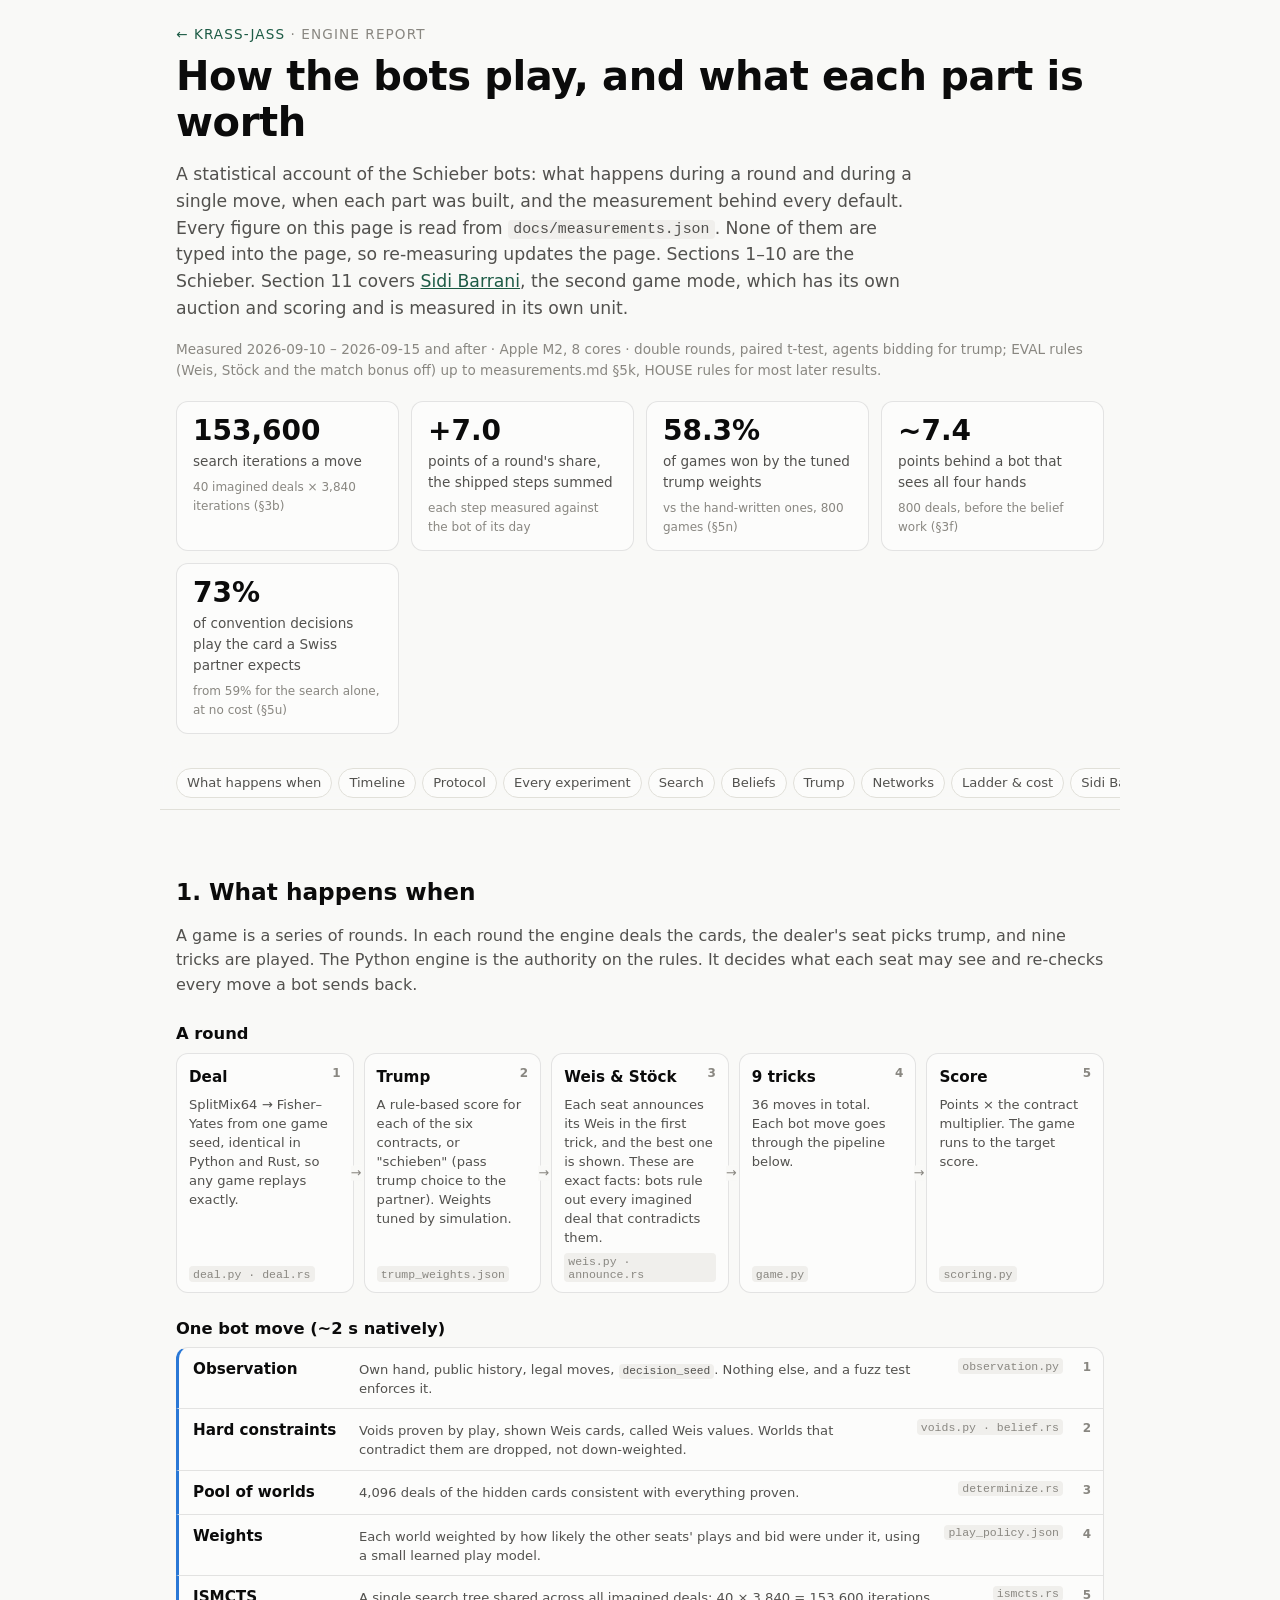
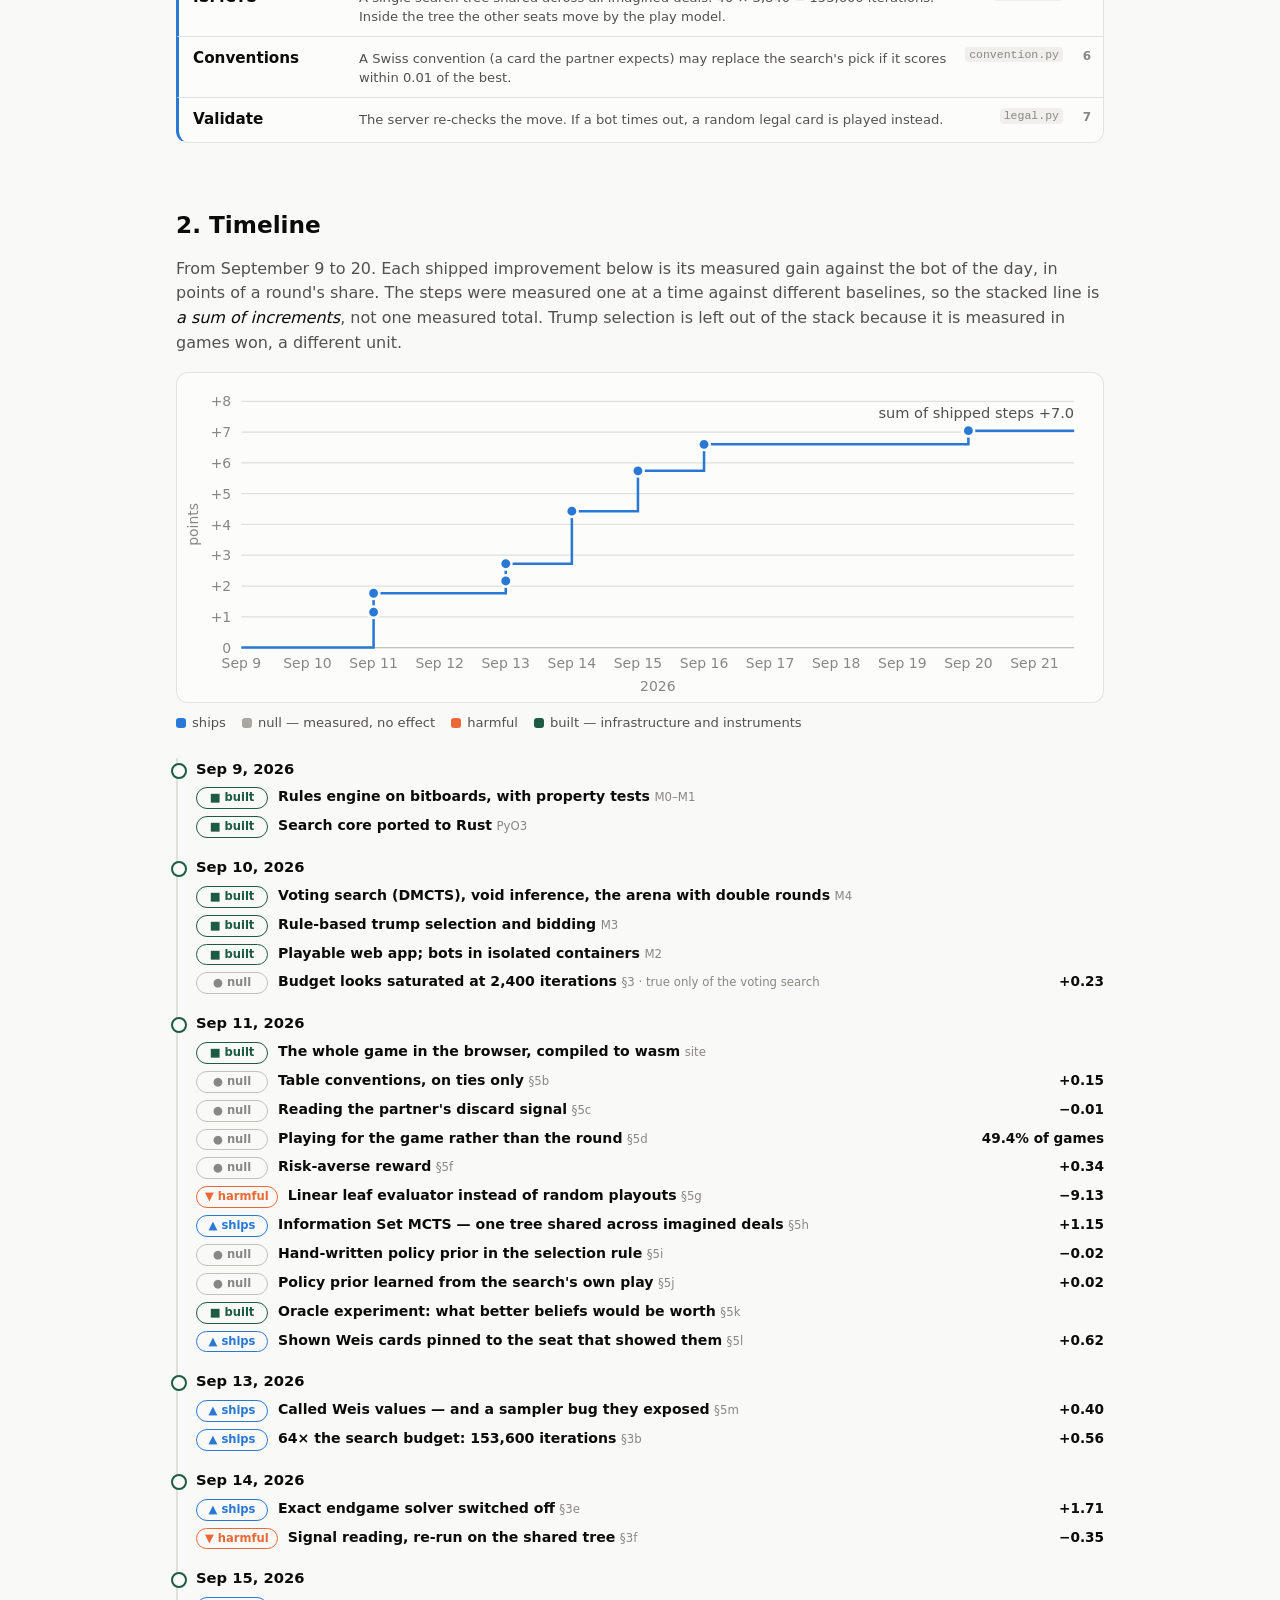
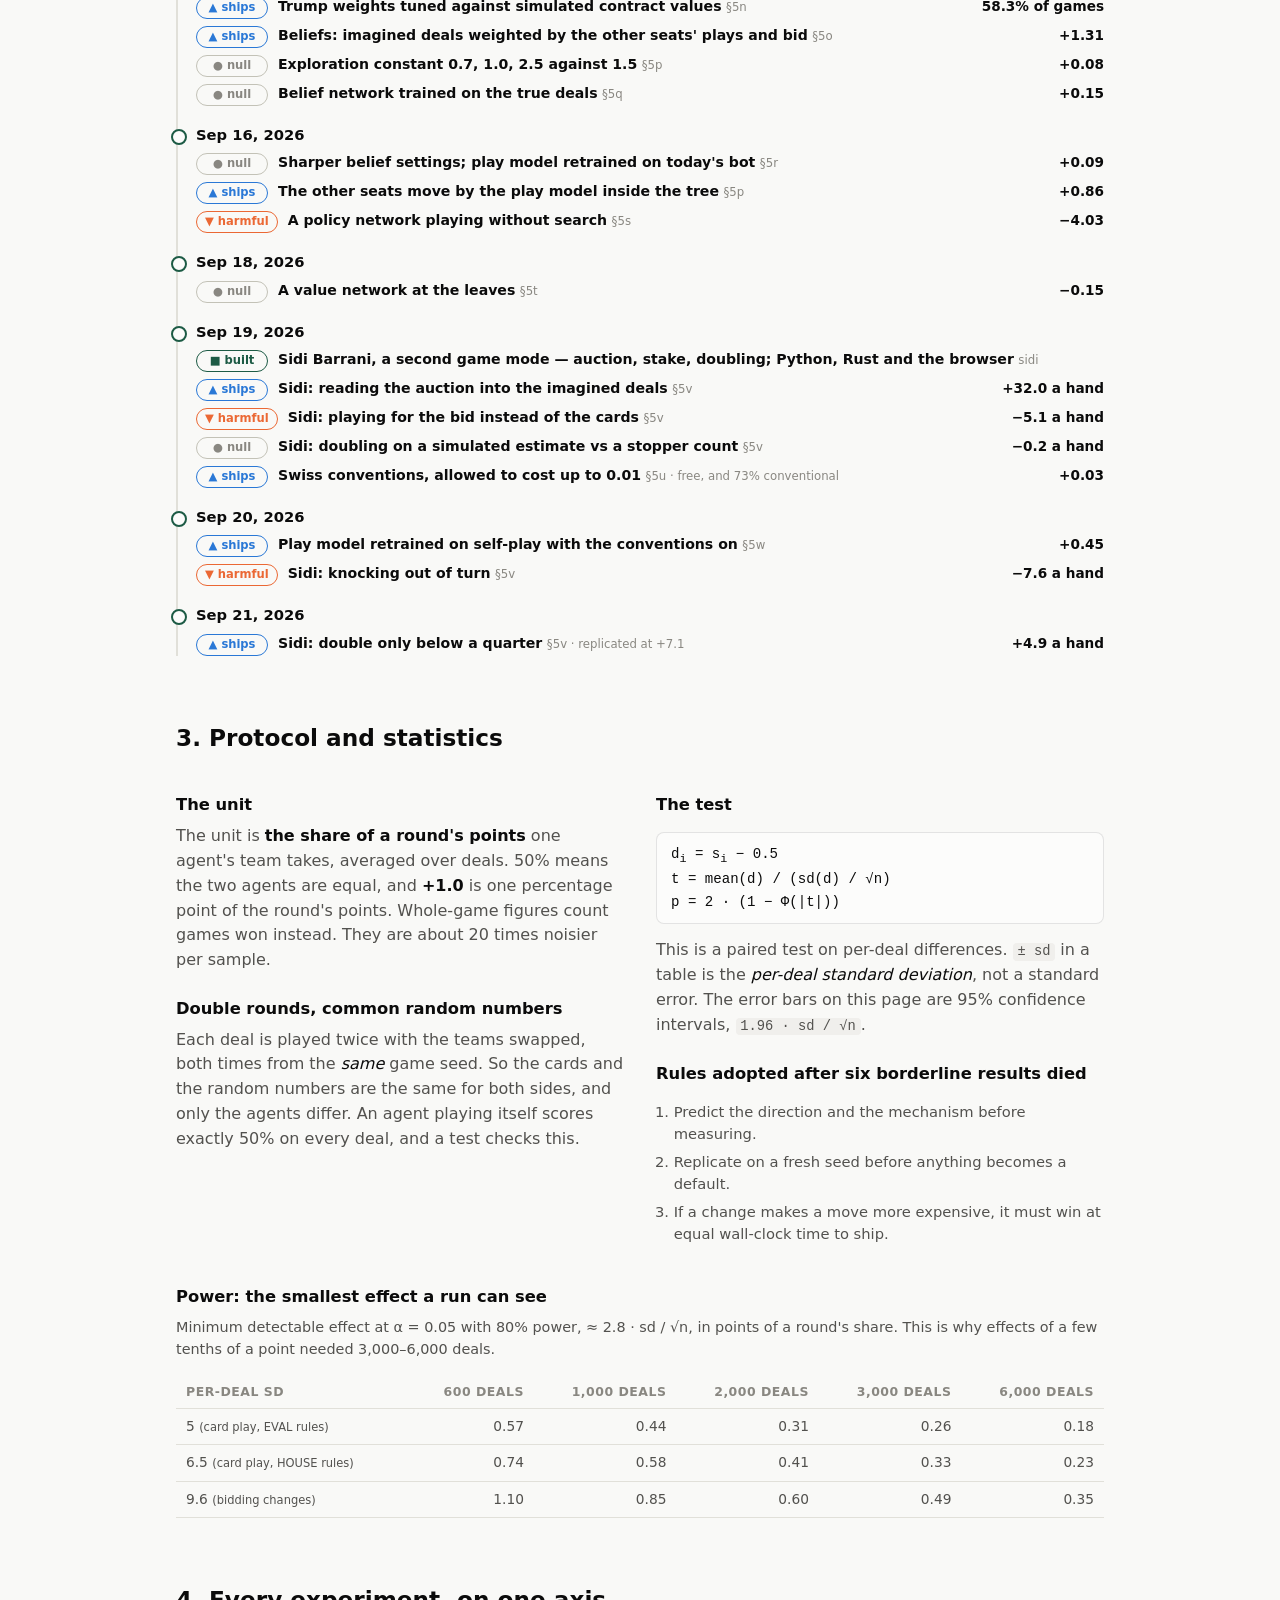
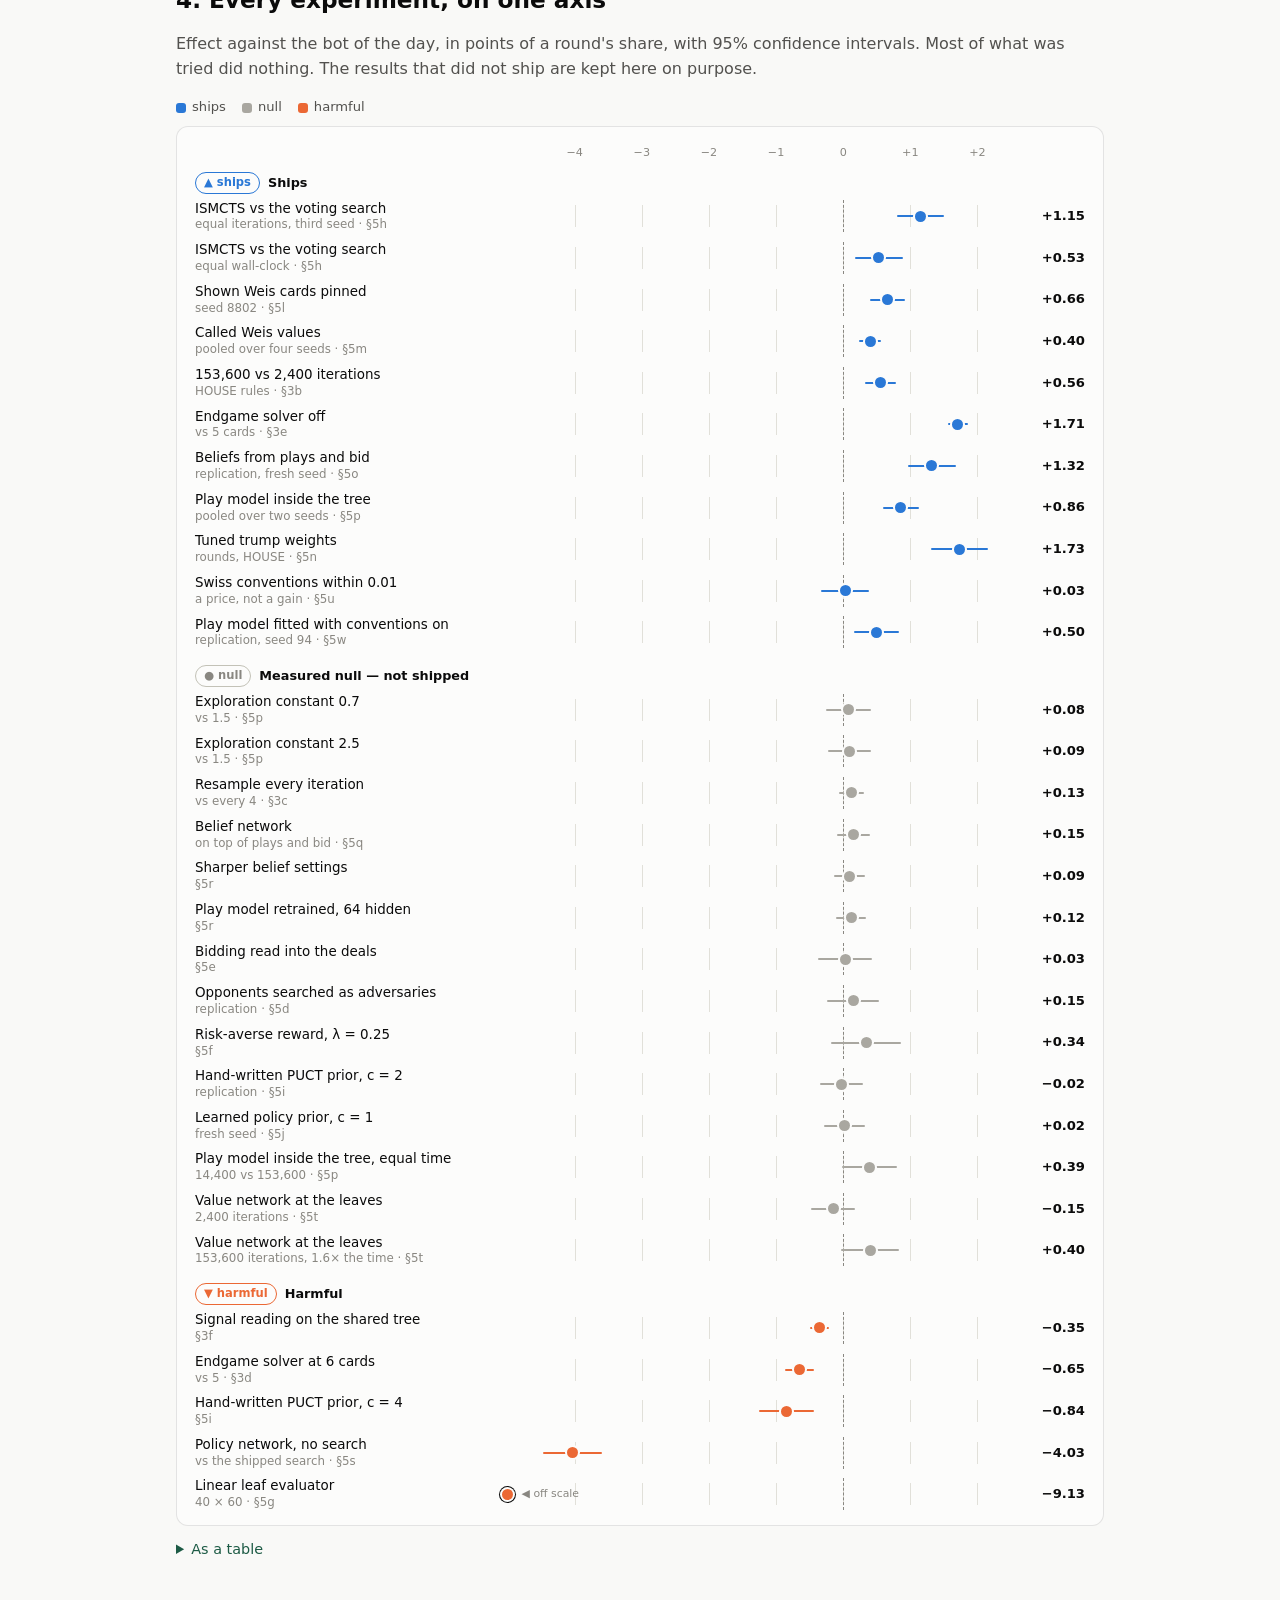
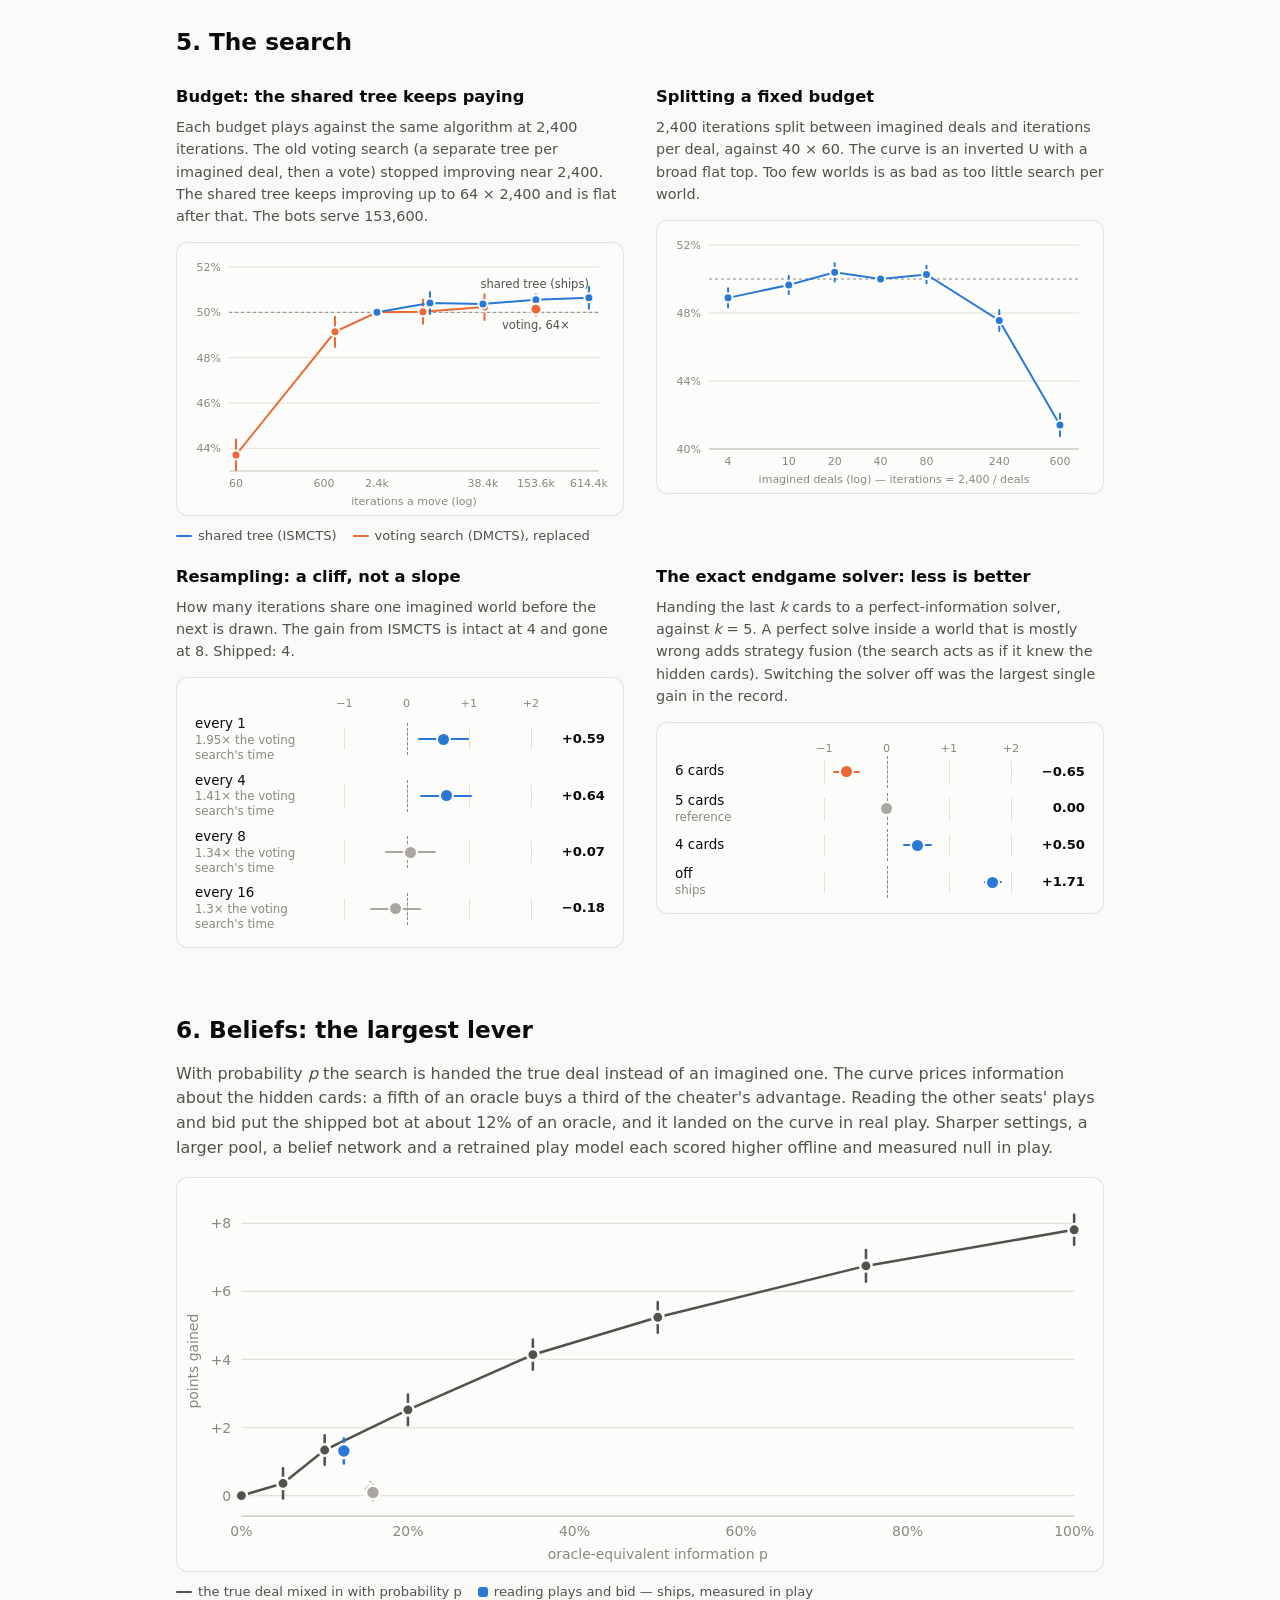
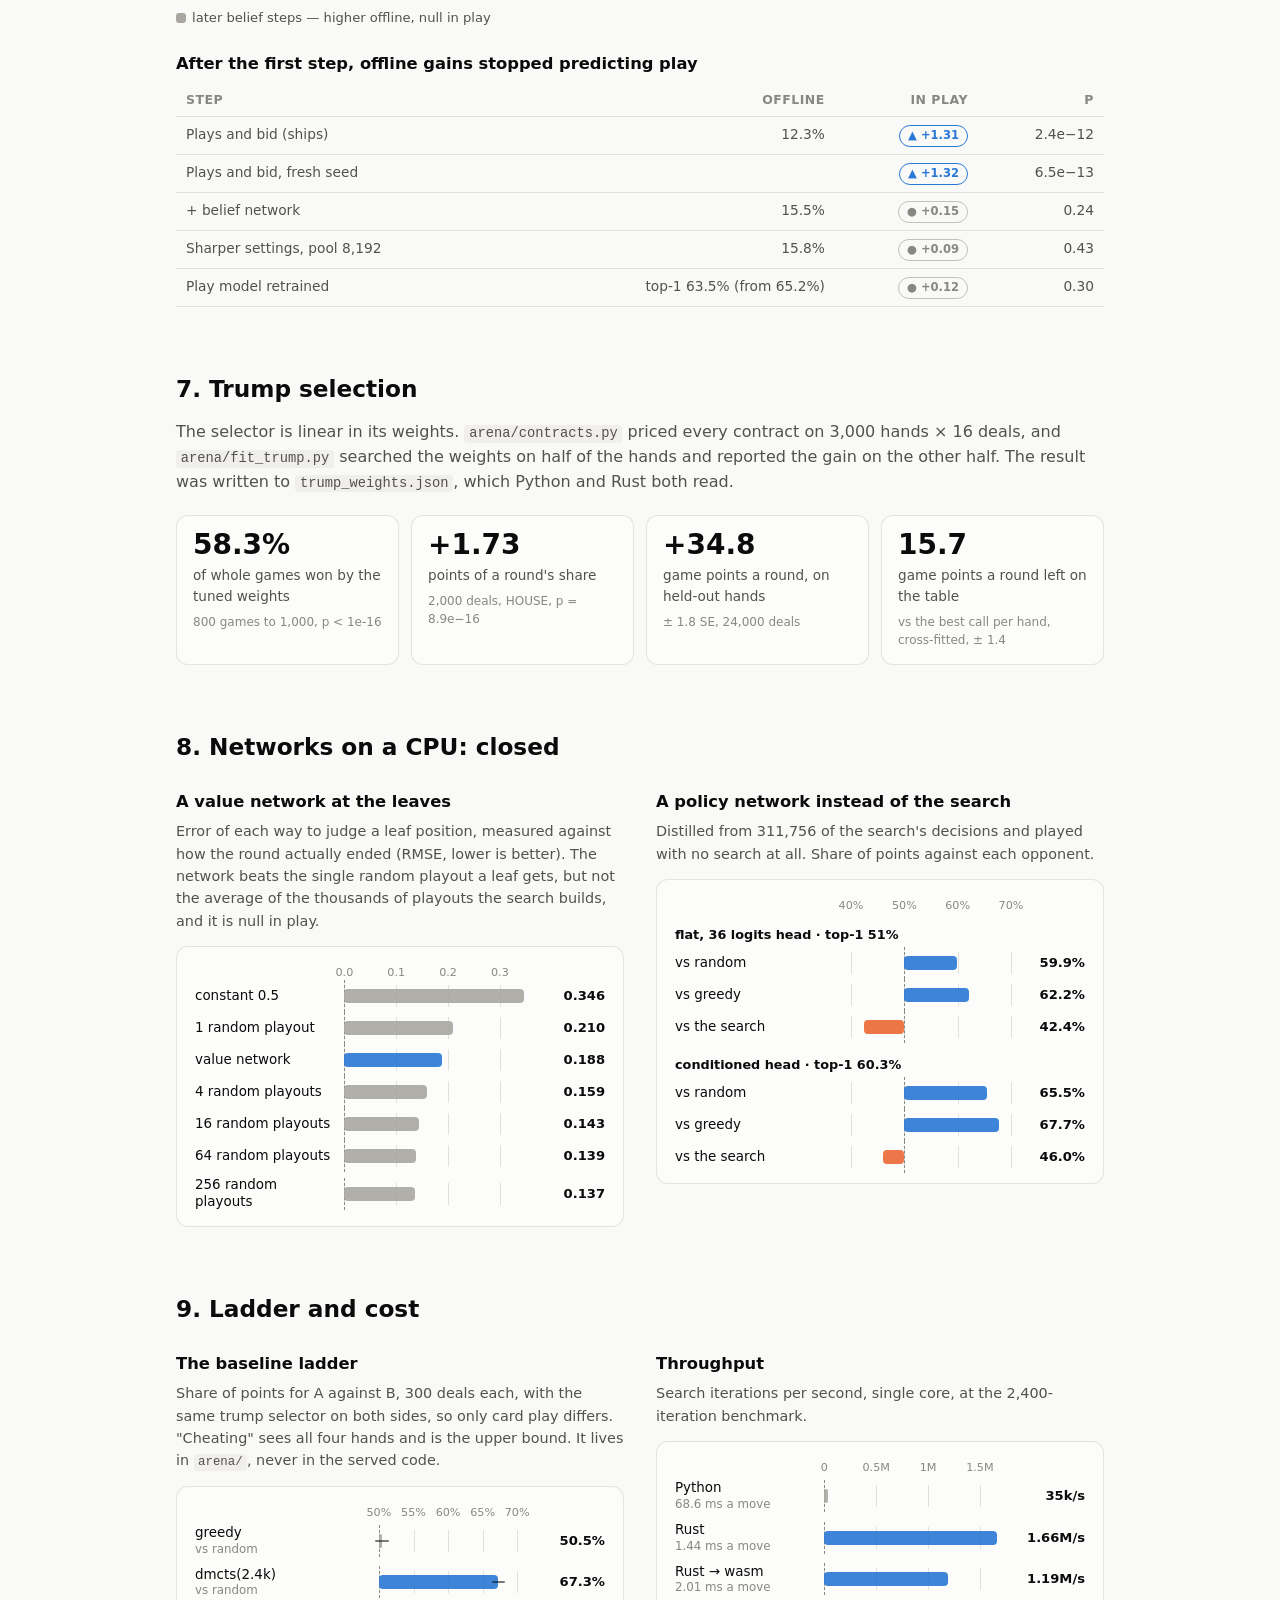
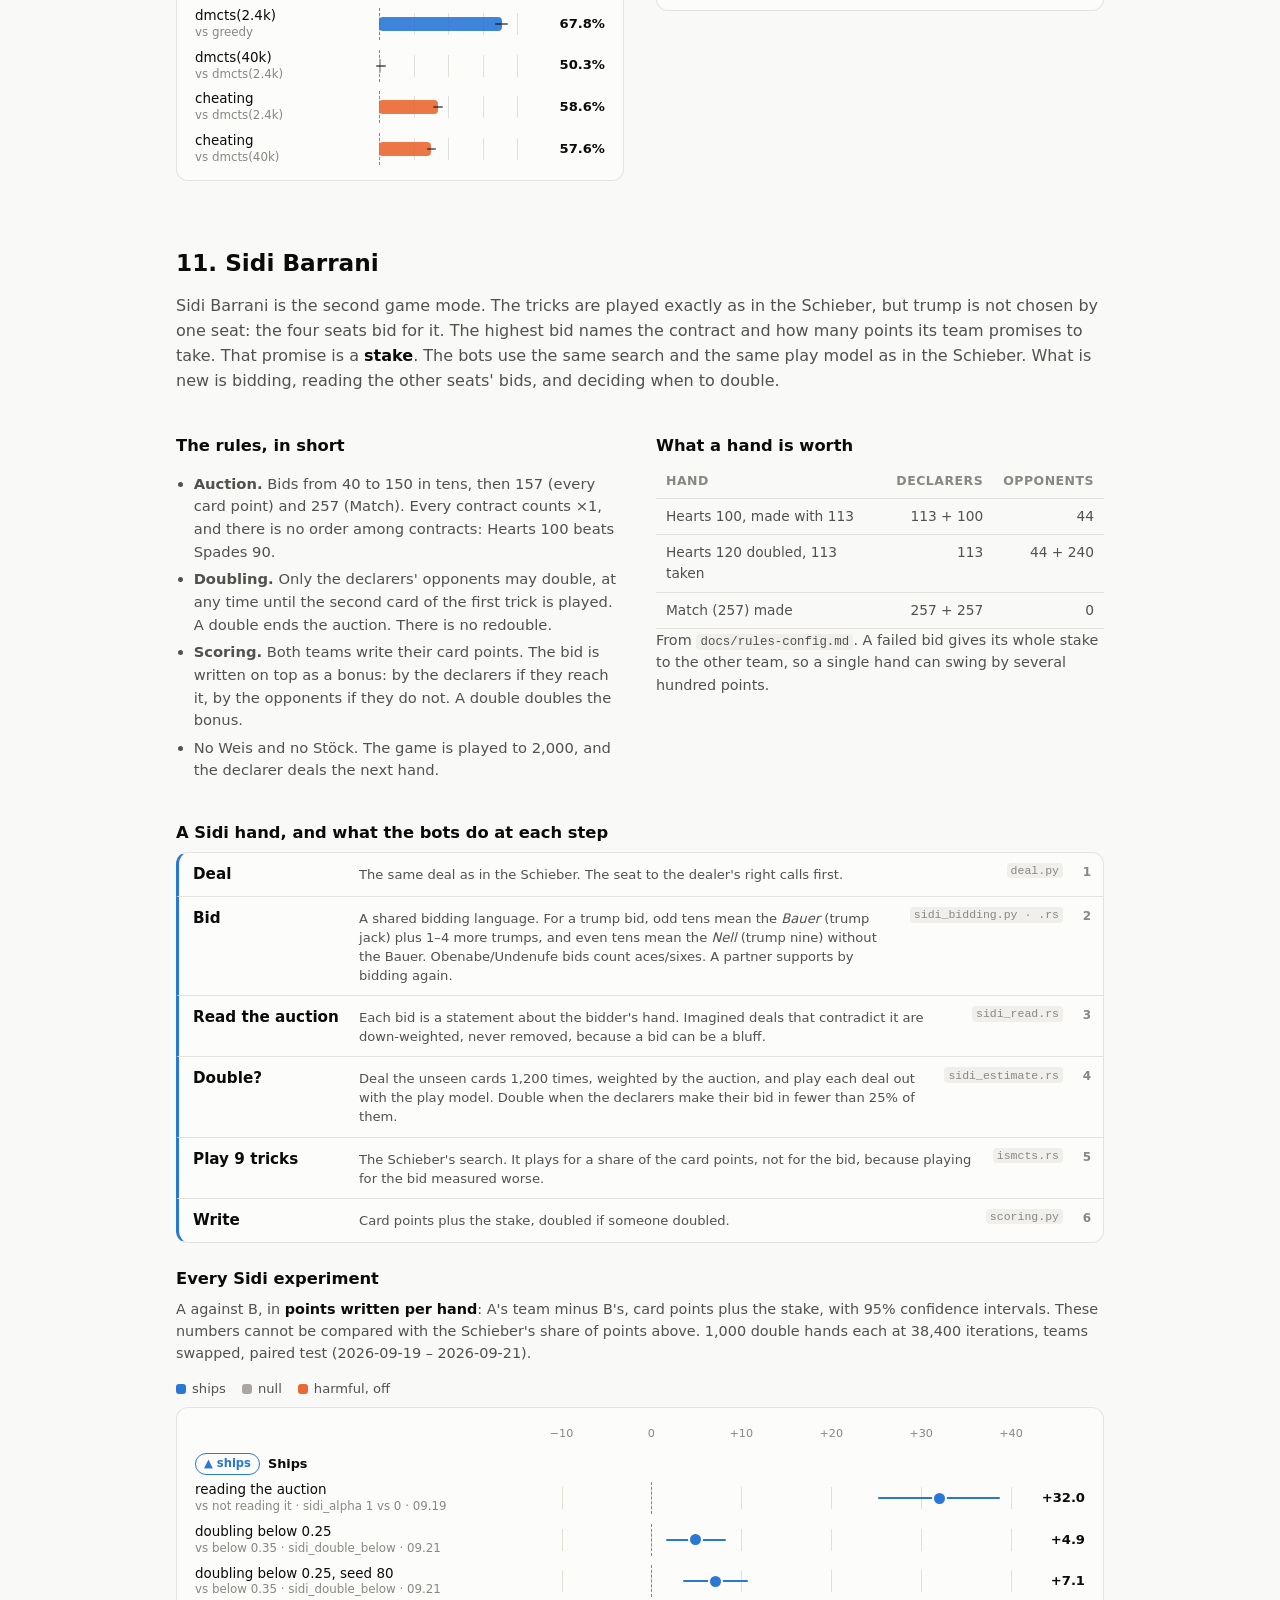
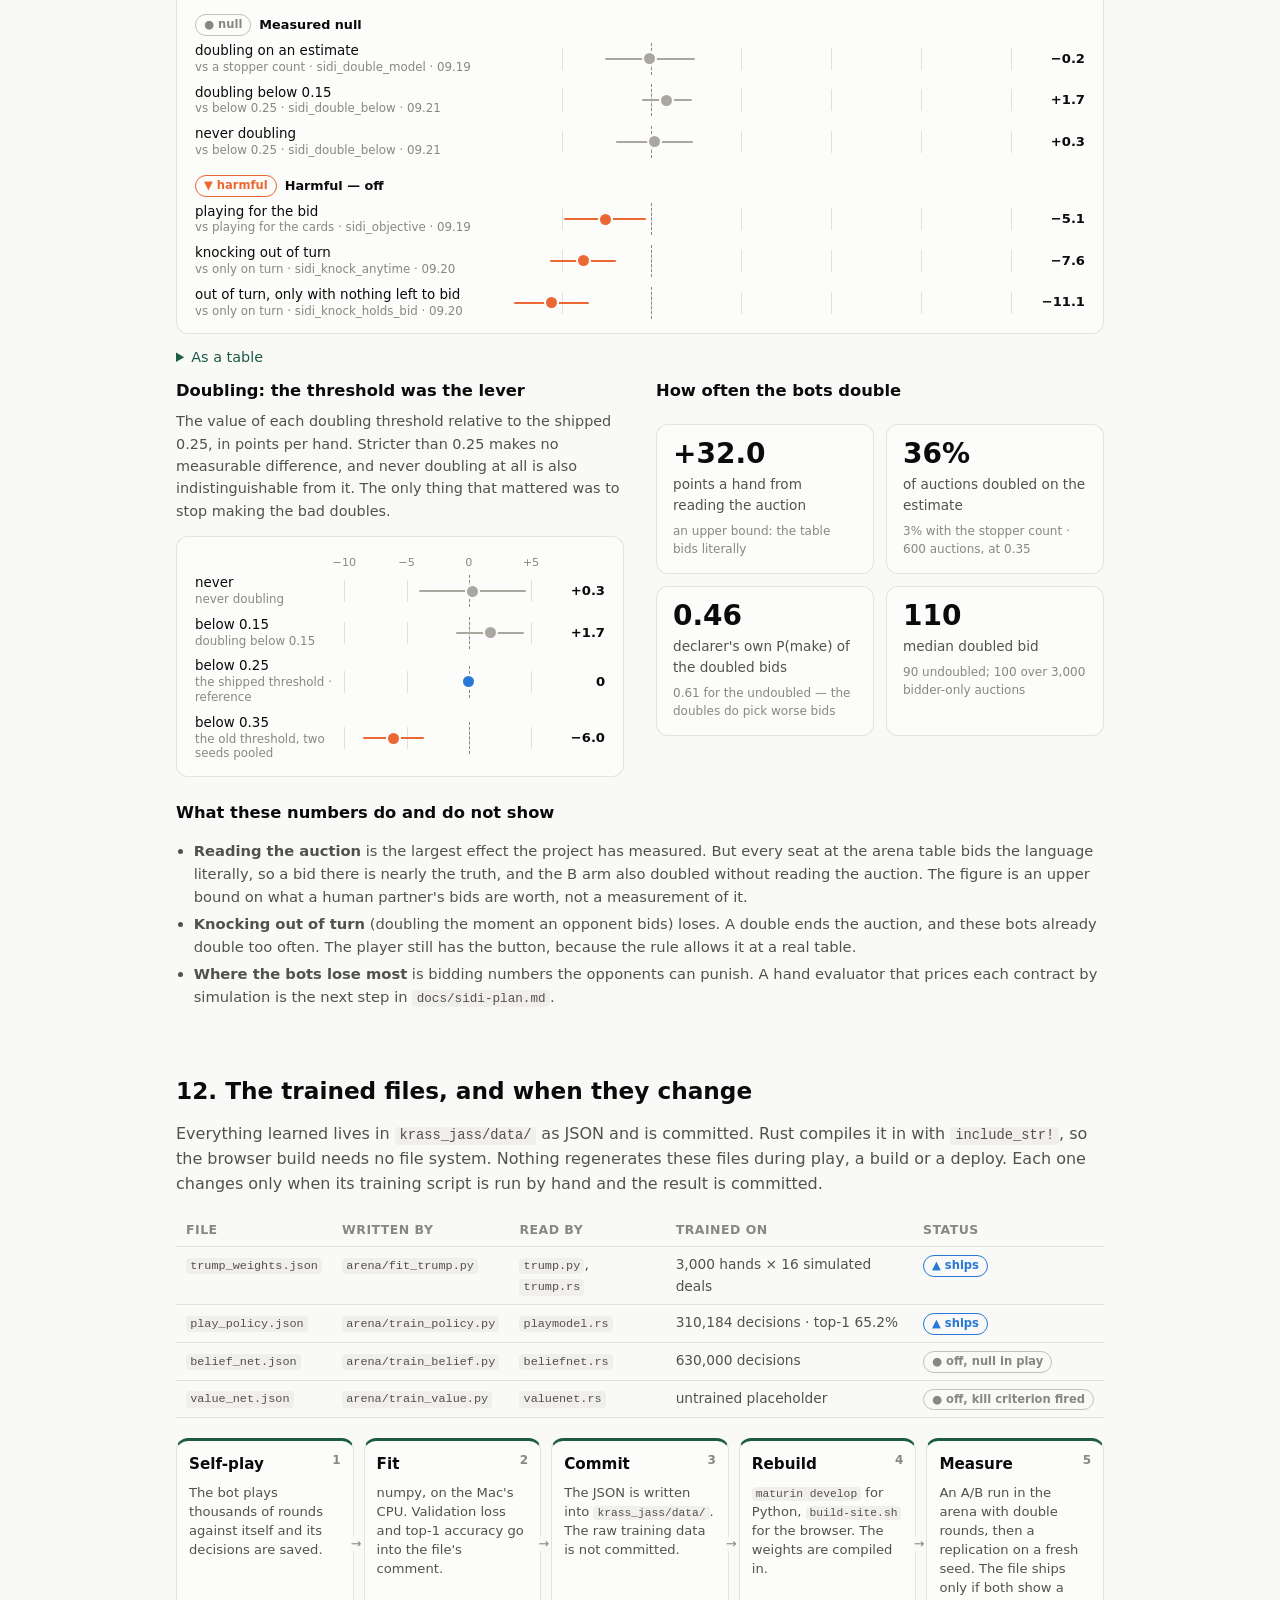
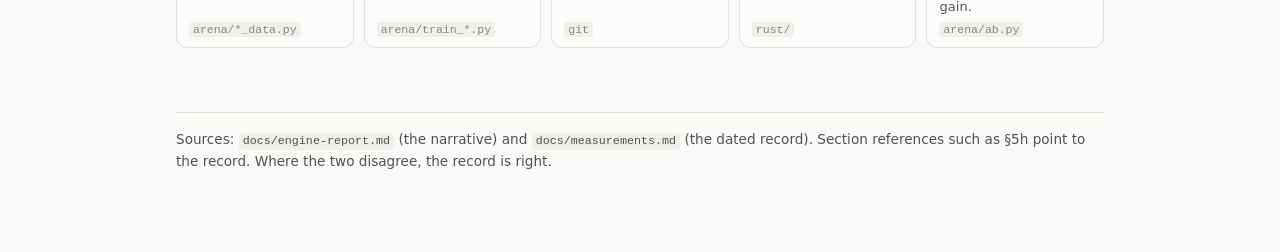
<file: web/static/report.html>
<!doctype html>
<html lang="en">
<head>
<meta charset="utf-8">
<meta name="viewport" content="width=device-width, initial-scale=1, viewport-fit=cover">
<title>krass-jass — engine report</title>
<meta name="description" content="How strong the krass-jass bots are, what happens during a round and a move, and every measurement behind the defaults.">
<link rel="stylesheet" href="report.css">
</head>
<body>
<main class="page">

<header class="hero">
  <p class="kicker"><a href="./">← krass-jass</a> · engine report</p>
  <h1>How the bots play, and what each part is worth</h1>
  <p class="lede">A statistical account of the Schieber bots: what happens during a round and during a
    single move, when each part was built, and the measurement behind every default. Every figure on
    this page is read from <code>docs/measurements.json</code>. None of them are typed into the page, so
    re-measuring updates the page. Sections 1–10 are the Schieber. Section 11 covers
    <a href="#sidi">Sidi Barrani</a>, the second game mode, which has its own auction and scoring and
    is measured in its own unit.</p>
  <p class="meta" id="meta"></p>
  <div class="tiles" id="tiles"></div>
</header>

<nav class="toc" aria-label="Contents">
  <a href="#flow">What happens when</a>
  <a href="#timeline">Timeline</a>
  <a href="#protocol">Protocol</a>
  <a href="#forest">Every experiment</a>
  <a href="#search">Search</a>
  <a href="#beliefs">Beliefs</a>
  <a href="#trump">Trump</a>
  <a href="#networks">Networks</a>
  <a href="#ladder">Ladder &amp; cost</a>
  <a href="#sidi">Sidi Barrani</a>
  <a href="#artifacts">Trained files</a>
</nav>

<!-- ─────────────────────────────────────────────────────────────── -->
<section id="flow">
  <h2>1. What happens when</h2>
  <p>A game is a series of rounds. In each round the engine deals the cards, the dealer's seat picks
    trump, and nine tricks are played. The Python engine is the authority on the rules. It decides what
    each seat may see and re-checks every move a bot sends back.</p>

  <h3>A round</h3>
  <ol class="flow">
    <li><b>Deal</b><span>SplitMix64 → Fisher–Yates from one game seed, identical in Python and Rust, so any game replays exactly.</span><code>deal.py · deal.rs</code></li>
    <li><b>Trump</b><span>A rule-based score for each of the six contracts, or "schieben" (pass trump choice to the partner). Weights tuned by simulation.</span><code>trump_weights.json</code></li>
    <li><b>Weis &amp; Stöck</b><span>Each seat announces its Weis in the first trick, and the best one is shown. These are exact facts: bots rule out every imagined deal that contradicts them.</span><code>weis.py · announce.rs</code></li>
    <li><b>9 tricks</b><span>36 moves in total. Each bot move goes through the pipeline below.</span><code>game.py</code></li>
    <li><b>Score</b><span>Points × the contract multiplier. The game runs to the target score.</span><code>scoring.py</code></li>
  </ol>

  <h3>One bot move (~2 s natively)</h3>
  <ol class="flow move">
    <li><b>Observation</b><span>Own hand, public history, legal moves, <code>decision_seed</code>. Nothing else, and a fuzz test enforces it.</span><code>observation.py</code></li>
    <li><b>Hard constraints</b><span>Voids proven by play, shown Weis cards, called Weis values. Worlds that contradict them are dropped, not down-weighted.</span><code>voids.py · belief.rs</code></li>
    <li><b>Pool of worlds</b><span>4,096 deals of the hidden cards consistent with everything proven.</span><code>determinize.rs</code></li>
    <li><b>Weights</b><span>Each world weighted by how likely the other seats' plays and bid were under it, using a small learned play model.</span><code>play_policy.json</code></li>
    <li><b>ISMCTS</b><span>A single search tree shared across all imagined deals: 40 × 3,840 = 153,600 iterations. Inside the tree the other seats move by the play model.</span><code>ismcts.rs</code></li>
    <li><b>Conventions</b><span>A Swiss convention (a card the partner expects) may replace the search's pick if it scores within 0.01 of the best.</span><code>convention.py</code></li>
    <li><b>Validate</b><span>The server re-checks the move. If a bot times out, a random legal card is played instead.</span><code>legal.py</code></li>
  </ol>
</section>

<!-- ─────────────────────────────────────────────────────────────── -->
<section id="timeline">
  <h2>2. Timeline</h2>
  <p>From September 9 to 20. Each shipped improvement below is its measured gain against the
    bot of the day, in points of a round's share. The steps were measured one at a time against
    different baselines, so the stacked line is <em>a sum of increments</em>, not one measured total.
    Trump selection is left out of the stack because it is measured in games won, a different unit.</p>
  <figure class="chart" id="chart-cumulative"></figure>
  <div class="legend" id="legend-timeline"></div>
  <ol class="timeline" id="timeline-list"></ol>
</section>

<!-- ─────────────────────────────────────────────────────────────── -->
<section id="protocol">
  <h2>3. Protocol and statistics</h2>
  <div class="cols">
    <div>
      <h3>The unit</h3>
      <p>The unit is <b>the share of a round's points</b> one agent's team takes, averaged over deals.
        50% means the two agents are equal, and <b>+1.0</b> is one percentage point of the round's
        points. Whole-game figures count games won instead. They are about 20 times noisier per
        sample.</p>
      <h3>Double rounds, common random numbers</h3>
      <p>Each deal is played twice with the teams swapped, both times from the <em>same</em> game seed.
        So the cards and the random numbers are the same for both sides, and only the agents differ.
        An agent playing itself scores exactly 50% on every deal, and a test checks this.</p>
    </div>
    <div>
      <h3>The test</h3>
      <pre class="formula">d<sub>i</sub> = s<sub>i</sub> − 0.5
t = mean(d) / (sd(d) / √n)
p = 2 · (1 − Φ(|t|))</pre>
      <p>This is a paired test on per-deal differences. <code>± sd</code> in a table is the
        <em>per-deal standard deviation</em>, not a standard error. The error bars on this page are
        95% confidence intervals, <code>1.96 · sd / √n</code>.</p>
      <h3>Rules adopted after six borderline results died</h3>
      <ol class="rules">
        <li>Predict the direction and the mechanism before measuring.</li>
        <li>Replicate on a fresh seed before anything becomes a default.</li>
        <li>If a change makes a move more expensive, it must win at equal wall-clock time to ship.</li>
      </ol>
    </div>
  </div>
  <h3>Power: the smallest effect a run can see</h3>
  <p class="note">Minimum detectable effect at α = 0.05 with 80% power, ≈ 2.8 · sd / √n, in points
    of a round's share. This is why effects of a few tenths of a point needed 3,000–6,000 deals.</p>
  <div class="table-wrap"><table id="power"></table></div>
</section>

<!-- ─────────────────────────────────────────────────────────────── -->
<section id="forest">
  <h2>4. Every experiment, on one axis</h2>
  <p>Effect against the bot of the day, in points of a round's share, with 95% confidence intervals.
    Most of what was tried did nothing. The results that did not ship are kept here on purpose.</p>
  <div class="legend" id="legend-forest"></div>
  <figure class="chart" id="chart-forest"></figure>
  <details><summary>As a table</summary><div class="table-wrap"><table id="forest-table"></table></div></details>
</section>

<!-- ─────────────────────────────────────────────────────────────── -->
<section id="search">
  <h2>5. The search</h2>
  <div class="grid2">
    <div>
      <h3>Budget: the shared tree keeps paying</h3>
      <p class="note">Each budget plays against the same algorithm at 2,400 iterations. The old
        voting search (a separate tree per imagined deal, then a vote) stopped improving near 2,400.
        The shared tree keeps improving up to 64 × 2,400 and is flat after that. The bots serve
        153,600.</p>
      <figure class="chart" id="chart-budget"></figure>
      <div class="legend" id="legend-budget"></div>
    </div>
    <div>
      <h3>Splitting a fixed budget</h3>
      <p class="note">2,400 iterations split between imagined deals and iterations per deal, against 40 × 60.
        The curve is an inverted U with a broad flat top. Too few worlds is as bad as too little
        search per world.</p>
      <figure class="chart" id="chart-split"></figure>
    </div>
    <div>
      <h3>Resampling: a cliff, not a slope</h3>
      <p class="note">How many iterations share one imagined world before the next is drawn. The
        gain from ISMCTS is intact at 4 and gone at 8. Shipped: 4.</p>
      <figure class="chart" id="chart-resample"></figure>
    </div>
    <div>
      <h3>The exact endgame solver: less is better</h3>
      <p class="note">Handing the last <i>k</i> cards to a perfect-information solver, against
        <i>k</i> = 5. A perfect solve inside a world that is mostly wrong adds strategy fusion (the
        search acts as if it knew the hidden cards). Switching the solver off was the largest single
        gain in the record.</p>
      <figure class="chart" id="chart-endgame"></figure>
    </div>
  </div>
</section>

<!-- ─────────────────────────────────────────────────────────────── -->
<section id="beliefs">
  <h2>6. Beliefs: the largest lever</h2>
  <p>With probability <i>p</i> the search is handed the true deal instead of an imagined one. The
    curve prices information about the hidden cards: a fifth of an oracle buys a third of the
    cheater's advantage. Reading the other seats' plays and bid put the shipped bot at about 12% of an
    oracle, and it landed on the curve in real play. Sharper settings, a larger pool, a belief network
    and a retrained play model each scored higher offline and measured null in play.</p>
  <figure class="chart" id="chart-oracle"></figure>
  <div class="legend" id="legend-oracle"></div>
  <h3>After the first step, offline gains stopped predicting play</h3>
  <div class="table-wrap"><table id="belief-table"></table></div>
</section>

<!-- ─────────────────────────────────────────────────────────────── -->
<section id="trump">
  <h2>7. Trump selection</h2>
  <p>The selector is linear in its weights. <code>arena/contracts.py</code> priced every contract
    on 3,000 hands × 16 deals, and <code>arena/fit_trump.py</code> searched the weights on half of the
    hands and reported the gain on the other half. The result was written to
    <code>trump_weights.json</code>, which Python and Rust both read.</p>
  <div class="tiles" id="trump-tiles"></div>
</section>

<!-- ─────────────────────────────────────────────────────────────── -->
<section id="networks">
  <h2>8. Networks on a CPU: closed</h2>
  <div class="grid2">
    <div>
      <h3>A value network at the leaves</h3>
      <p class="note">Error of each way to judge a leaf position, measured against how the round
        actually ended (RMSE, lower is better). The network beats the single random playout a
        leaf gets, but not the average of the thousands of playouts the search builds, and it is
        null in play.</p>
      <figure class="chart" id="chart-rmse"></figure>
    </div>
    <div>
      <h3>A policy network instead of the search</h3>
      <p class="note">Distilled from 311,756 of the search's decisions and played with no search at
        all. Share of points against each opponent.</p>
      <figure class="chart" id="chart-policy"></figure>
    </div>
  </div>
</section>

<!-- ─────────────────────────────────────────────────────────────── -->
<section id="ladder">
  <h2>9. Ladder and cost</h2>
  <div class="grid2">
    <div>
      <h3>The baseline ladder</h3>
      <p class="note">Share of points for A against B, 300 deals each, with the same trump
        selector on both sides, so only card play differs. "Cheating" sees all four hands and is the
        upper bound. It lives in <code>arena/</code>, never in the served code.</p>
      <figure class="chart" id="chart-ladder"></figure>
    </div>
    <div>
      <h3>Throughput</h3>
      <p class="note">Search iterations per second, single core, at the 2,400-iteration benchmark.</p>
      <figure class="chart" id="chart-throughput"></figure>
    </div>
  </div>
</section>

<!-- ─────────────────────────────────────────────────────────────── -->
<section id="sidi">
  <h2>11. Sidi Barrani</h2>
  <p>Sidi Barrani is the second game mode. The tricks are played exactly as in the Schieber, but
    trump is not chosen by one seat: the four seats bid for it. The highest bid names the contract and
    how many points its team promises to take. That promise is a <b>stake</b>. The bots use the same
    search and the same play model as in the Schieber. What is new is bidding, reading the other
    seats' bids, and deciding when to double.</p>

  <div class="cols">
    <div>
      <h3>The rules, in short</h3>
      <ul class="rules">
        <li><b>Auction.</b> Bids from 40 to 150 in tens, then 157 (every card point) and 257 (Match).
          Every contract counts ×1, and there is no order among contracts: Hearts 100 beats
          Spades 90.</li>
        <li><b>Doubling.</b> Only the declarers' opponents may double, at any time until the second
          card of the first trick is played. A double ends the auction. There is no redouble.</li>
        <li><b>Scoring.</b> Both teams write their card points. The bid is written on top as a bonus:
          by the declarers if they reach it, by the opponents if they do not. A double doubles the
          bonus.</li>
        <li>No Weis and no Stöck. The game is played to <span data-sidi="target"></span>, and the
          declarer deals the next hand.</li>
      </ul>
    </div>
    <div>
      <h3>What a hand is worth</h3>
      <div class="table-wrap"><table>
        <thead><tr><th>hand</th><th class="num">declarers</th><th class="num">opponents</th></tr></thead>
        <tbody>
          <tr><td>Hearts 100, made with 113</td><td class="num">113 + 100</td><td class="num">44</td></tr>
          <tr><td>Hearts 120 doubled, 113 taken</td><td class="num">113</td><td class="num">44 + 240</td></tr>
          <tr><td>Match (257) made</td><td class="num">257 + 257</td><td class="num">0</td></tr>
        </tbody>
      </table></div>
      <p class="note">From <code>docs/rules-config.md</code>. A failed bid gives its whole stake to the
        other team, so a single hand can swing by several hundred points.</p>
    </div>
  </div>

  <h3>A Sidi hand, and what the bots do at each step</h3>
  <ol class="flow move">
    <li><b>Deal</b><span>The same deal as in the Schieber. The seat to the dealer's right calls first.</span><code>deal.py</code></li>
    <li><b>Bid</b><span>A shared bidding language. For a trump bid, odd tens mean the <i>Bauer</i> (trump jack) plus 1–4 more trumps, and even tens mean the <i>Nell</i> (trump nine) without the Bauer. Obenabe/Undenufe bids count aces/sixes. A partner supports by bidding again.</span><code>sidi_bidding.py · .rs</code></li>
    <li><b>Read the auction</b><span>Each bid is a statement about the bidder's hand. Imagined deals that contradict it are down-weighted, never removed, because a bid can be a bluff.</span><code>sidi_read.rs</code></li>
    <li><b>Double?</b><span>Deal the unseen cards <span data-sidi="samples"></span> times, weighted by the auction, and play each deal out with the play model. Double when the declarers make their bid in fewer than <span data-sidi="below"></span> of them.</span><code>sidi_estimate.rs</code></li>
    <li><b>Play 9 tricks</b><span>The Schieber's search. It plays for a share of the card points, not for the bid, because playing for the bid measured worse.</span><code>ismcts.rs</code></li>
    <li><b>Write</b><span>Card points plus the stake, doubled if someone doubled.</span><code>scoring.py</code></li>
  </ol>

  <h3>Every Sidi experiment</h3>
  <p class="note">A against B, in <b>points written per hand</b>: A's team minus B's, card points
    plus the stake, with 95% confidence intervals. These numbers cannot be compared with the
    Schieber's share of points above. <span data-sidi="protocol"></span></p>
  <div class="legend" id="legend-sidi"></div>
  <figure class="chart" id="chart-sidi"></figure>
  <details><summary>As a table</summary><div class="table-wrap"><table id="sidi-table"></table></div></details>

  <div class="grid2">
    <div>
      <h3>Doubling: the threshold was the lever</h3>
      <p class="note">The value of each doubling threshold relative to the shipped 0.25, in points
        per hand. Stricter than 0.25 makes no measurable difference, and never doubling at all is
        also indistinguishable from it. The only thing that mattered was to stop making the bad
        doubles.</p>
      <figure class="chart" id="chart-sidi-double"></figure>
    </div>
    <div>
      <h3>How often the bots double</h3>
      <div class="tiles" id="sidi-tiles"></div>
    </div>
  </div>

  <h3>What these numbers do and do not show</h3>
  <ul class="rules">
    <li><b>Reading the auction</b> is the largest effect the project has measured. But every seat at
      the arena table bids the language literally, so a bid there is nearly the truth, and the B arm
      also doubled without reading the auction. The figure is an upper bound on what a human
      partner's bids are worth, not a measurement of it.</li>
    <li><b>Knocking out of turn</b> (doubling the moment an opponent bids) loses. A double ends the
      auction, and these bots already double too often. The player still has the button, because the
      rule allows it at a real table.</li>
    <li><b>Where the bots lose most</b> is bidding numbers the opponents can punish. A hand evaluator
      that prices each contract by simulation is the next step in <code>docs/sidi-plan.md</code>.</li>
  </ul>
</section>

<!-- ─────────────────────────────────────────────────────────────── -->
<section id="artifacts">
  <h2>12. The trained files, and when they change</h2>
  <p>Everything learned lives in <code>krass_jass/data/</code> as JSON and is committed. Rust
    compiles it in with <code>include_str!</code>, so the browser build needs no file system. Nothing
    regenerates these files during play, a build or a deploy. Each one changes only when its training
    script is run by hand and the result is committed.</p>
  <div class="table-wrap"><table>
    <thead><tr><th>file</th><th>written by</th><th>read by</th><th>trained on</th><th>status</th></tr></thead>
    <tbody>
      <tr><td><code>trump_weights.json</code></td><td><code>arena/fit_trump.py</code></td><td><code>trump.py</code>, <code>trump.rs</code></td><td>3,000 hands × 16 simulated deals</td><td><span class="tag gain">ships</span></td></tr>
      <tr><td><code>play_policy.json</code></td><td><code>arena/train_policy.py</code></td><td><code>playmodel.rs</code></td><td id="pp-decisions"></td><td><span class="tag gain">ships</span></td></tr>
      <tr><td><code>belief_net.json</code></td><td><code>arena/train_belief.py</code></td><td><code>beliefnet.rs</code></td><td id="bn-decisions"></td><td><span class="tag null">off, null in play</span></td></tr>
      <tr><td><code>value_net.json</code></td><td><code>arena/train_value.py</code></td><td><code>valuenet.rs</code></td><td>untrained placeholder</td><td><span class="tag null">off, kill criterion fired</span></td></tr>
    </tbody>
  </table></div>
  <ol class="flow pipeline">
    <li><b>Self-play</b><span>The bot plays thousands of rounds against itself and its decisions are saved.</span><code>arena/*_data.py</code></li>
    <li><b>Fit</b><span>numpy, on the Mac's CPU. Validation loss and top-1 accuracy go into the file's comment.</span><code>arena/train_*.py</code></li>
    <li><b>Commit</b><span>The JSON is written into <code>krass_jass/data/</code>. The raw training data is not committed.</span><code>git</code></li>
    <li><b>Rebuild</b><span><code>maturin develop</code> for Python, <code>build-site.sh</code> for the browser. The weights are compiled in.</span><code>rust/</code></li>
    <li><b>Measure</b><span>An A/B run in the arena with double rounds, then a replication on a fresh seed. The file ships only if both show a gain.</span><code>arena/ab.py</code></li>
  </ol>
</section>

<footer class="foot">
  <p>Sources: <code>docs/engine-report.md</code> (the narrative) and <code>docs/measurements.md</code>
    (the dated record). Section references such as §5h point to the record. Where the two disagree,
    the record is right.</p>
</footer>
</main>
<div class="tip" id="tip" role="tooltip" hidden></div>
<script type="module" src="report.js"></script>
</body>
</html>
</file>
<file: web/static/report.css>
/* The engine report. A reading page, not the card table: its own light surface, the felt green
   kept as the accent so it still looks like the same project. */

:root {
  color-scheme: light;
  --plane: #f9f9f7;
  --surface: #fcfcfb;
  --ink: #0b0b0b;
  --ink-2: #52514e;
  --muted: #898781;
  --grid: #e1e0d9;
  --axis: #c3c2b7;
  --ring: rgba(11, 11, 11, .10);
  --accent: #1d5b45;
  --gain: #2a78d6;      /* categorical slot 1 */
  --loss: #eb6834;      /* categorical slot 2 */
  --null: #a9a7a0;
  --built: #1d5b45;
  --series-1: #2a78d6;
  --series-2: #eb6834;
  --code-bg: #f0efec;
}
@media (prefers-color-scheme: dark) {
  :root:where(:not([data-theme="light"])) {
    color-scheme: dark;
    --plane: #0d0d0d;
    --surface: #1a1a19;
    --ink: #ffffff;
    --ink-2: #c3c2b7;
    --muted: #898781;
    --grid: #2c2c2a;
    --axis: #383835;
    --ring: rgba(255, 255, 255, .10);
    --accent: #5fb592;
    --gain: #3987e5;
    --loss: #d95926;
    --null: #6d6b66;
    --built: #5fb592;
    --series-1: #3987e5;
    --series-2: #d95926;
    --code-bg: #262624;
  }
}
:root[data-theme="dark"] {
  color-scheme: dark;
  --plane: #0d0d0d;
  --surface: #1a1a19;
  --ink: #ffffff;
  --ink-2: #c3c2b7;
  --muted: #898781;
  --grid: #2c2c2a;
  --axis: #383835;
  --ring: rgba(255, 255, 255, .10);
  --accent: #5fb592;
  --gain: #3987e5;
  --loss: #d95926;
  --null: #6d6b66;
  --built: #5fb592;
  --series-1: #3987e5;
  --series-2: #d95926;
  --code-bg: #262624;
}

* { box-sizing: border-box; }
html { scroll-behavior: smooth; }
body {
  margin: 0;
  background: var(--plane);
  color: var(--ink);
  font: 16px/1.55 system-ui, -apple-system, "Segoe UI", sans-serif;
  -webkit-text-size-adjust: 100%;
}
.page { max-width: 960px; margin: 0 auto; padding: 24px 16px 64px; }
a { color: var(--accent); }
code { font: .86em ui-monospace, "SF Mono", Menlo, monospace; background: var(--code-bg); padding: .1em .35em; border-radius: 4px; }
h1 { font-size: clamp(1.7rem, 4.5vw, 2.5rem); line-height: 1.15; margin: .2em 0 .4em; letter-spacing: -.01em; }
h2 { font-size: 1.45rem; margin: 0 0 .6em; padding-top: 8px; }
h3 { font-size: 1.02rem; margin: 1.4em 0 .4em; }
p { margin: 0 0 1em; color: var(--ink-2); }
p b, p em { color: var(--ink); }
.kicker { font-size: .85rem; text-transform: uppercase; letter-spacing: .08em; color: var(--muted); margin: 0; }
.kicker a { text-decoration: none; }
.lede { font-size: 1.08rem; max-width: 68ch; }
.meta { font-size: .85rem; color: var(--muted); }
.note { font-size: .9rem; }

section { margin-top: 56px; }

.toc {
  position: sticky; top: 0; z-index: 5;
  display: flex; gap: 6px; overflow-x: auto; scrollbar-width: none;
  margin: 24px -16px 0; padding: 10px 16px;
  background: color-mix(in srgb, var(--plane) 88%, transparent);
  backdrop-filter: blur(8px);
  border-bottom: 1px solid var(--grid);
}
.toc::-webkit-scrollbar { display: none; }
.toc a {
  flex: none; font-size: .82rem; text-decoration: none; color: var(--ink-2);
  padding: 4px 10px; border-radius: 999px; border: 1px solid var(--grid); background: var(--surface);
}
.toc a:hover { color: var(--ink); border-color: var(--axis); }

/* ---------- stat tiles ---------- */
.tiles { display: grid; grid-template-columns: repeat(auto-fit, minmax(190px, 1fr)); gap: 12px; margin-top: 20px; }
.tile { background: var(--surface); border: 1px solid var(--ring); border-radius: 12px; padding: 14px 16px; }
.tile .v { font-size: 1.75rem; font-weight: 650; line-height: 1.1; color: var(--ink); }
.tile .l { font-size: .85rem; color: var(--ink-2); margin-top: 4px; }
.tile .s { font-size: .75rem; color: var(--muted); margin-top: 6px; }

/* ---------- flows ---------- */
.flow { list-style: none; padding: 0; margin: 0; display: grid; grid-template-columns: repeat(auto-fit, minmax(150px, 1fr)); gap: 10px; counter-reset: step; }
.flow li {
  position: relative; counter-increment: step;
  background: var(--surface); border: 1px solid var(--ring); border-radius: 12px;
  padding: 12px 12px 10px; display: flex; flex-direction: column; gap: 6px;
}
.flow li::before {
  content: counter(step); position: absolute; top: 10px; right: 12px;
  font-size: .75rem; font-weight: 600; color: var(--muted);
}
.flow b { color: var(--ink); font-size: .95rem; }
.flow span { font-size: .82rem; color: var(--ink-2); line-height: 1.45; flex: 1; }
.flow li > code { align-self: flex-start; font-size: .72rem; color: var(--muted); }
.flow.move { grid-template-columns: 1fr; gap: 0; }
.flow.move li {
  display: grid; grid-template-columns: 150px 1fr auto; gap: 4px 16px; align-items: baseline;
  border-radius: 0; border-left: 3px solid var(--gain); border-top-width: 0; padding: 10px 40px 10px 14px;
}
.flow.move li:first-child { border-top-width: 1px; border-radius: 12px 12px 0 0; }
.flow.move li:last-child { border-radius: 0 0 12px 12px; }
.flow.move li::after { display: none; }
@media (max-width: 620px) {
  .flow.move li { grid-template-columns: 1fr; }
}
.flow.pipeline { margin-top: 20px; }
.flow.pipeline li { border-top: 3px solid var(--built); }
@media (min-width: 720px) {
  .flow li:not(:last-child)::after {
    content: "→"; position: absolute; right: -9px; top: 50%; transform: translateY(-50%);
    font-size: .8rem; color: var(--muted); background: var(--plane); line-height: 1; padding: 1px 0;
  }
}

/* ---------- layout ---------- */
.cols, .grid2 { display: grid; gap: 8px 32px; }
@media (min-width: 760px) { .cols, .grid2 { grid-template-columns: 1fr 1fr; } }
.grid2 > div > h3:first-child { margin-top: .6em; }

.formula { background: var(--surface); border: 1px solid var(--ring); border-radius: 8px; padding: 10px 14px; font: .88rem/1.6 ui-monospace, Menlo, monospace; overflow-x: auto; }
.rules { padding-left: 1.2em; color: var(--ink-2); font-size: .92rem; }
.rules li { margin-bottom: .3em; }

/* ---------- tables ---------- */
.table-wrap { overflow-x: auto; }
table { border-collapse: collapse; width: 100%; font-size: .86rem; font-variant-numeric: tabular-nums; }
th, td { text-align: left; padding: 7px 10px; border-bottom: 1px solid var(--grid); vertical-align: top; }
th { color: var(--muted); font-weight: 550; font-size: .78rem; text-transform: uppercase; letter-spacing: .04em; }
td { color: var(--ink-2); }
td.num, th.num { text-align: right; white-space: nowrap; }
details { margin-top: 12px; }
summary { cursor: pointer; color: var(--accent); font-size: .9rem; }

.tag { display: inline-block; font-size: .72rem; font-weight: 600; padding: 1px 8px; border-radius: 999px; white-space: nowrap; border: 1px solid; }
.tag::before { margin-right: 4px; }
.tag.gain { color: var(--gain); border-color: var(--gain); }
.tag.gain::before { content: "▲"; }
.tag.null { color: var(--muted); border-color: var(--axis); }
.tag.null::before { content: "●"; }
.tag.loss { color: var(--loss); border-color: var(--loss); }
.tag.loss::before { content: "▼"; }
.tag.built { color: var(--built); border-color: var(--built); }
.tag.built::before { content: "■"; }

/* ---------- charts ---------- */
.chart { margin: 8px 0 0; background: var(--surface); border: 1px solid var(--ring); border-radius: 12px; padding: 8px 6px 4px; }
.chart svg { display: block; width: 100%; height: auto; overflow: visible; }
.chart text { font: 11px system-ui, -apple-system, sans-serif; fill: var(--muted); }
.chart text.lbl { fill: var(--ink-2); font-size: 11.5px; }
.chart text.val { fill: var(--ink); font-weight: 600; }
.chart .grid { stroke: var(--grid); stroke-width: 1; }
.chart .axis { stroke: var(--axis); stroke-width: 1; }
.chart .zero { stroke: var(--muted); stroke-width: 1; stroke-dasharray: 3 3; }
.chart .gain { fill: var(--gain); stroke: var(--gain); }
.chart .loss { fill: var(--loss); stroke: var(--loss); }
.chart .null { fill: var(--null); stroke: var(--null); }
.chart .s1 { fill: var(--series-1); stroke: var(--series-1); }
.chart .ref { fill: var(--ink-2); stroke: var(--ink-2); }
.chart .s2 { fill: var(--series-2); stroke: var(--series-2); }
.chart .line { fill: none; stroke-width: 2; }
.chart .dot { stroke: var(--surface); stroke-width: 2; }
.chart .ci { stroke-width: 2; fill: none; stroke-linecap: round; }
.chart .hit { fill: transparent; stroke: none; cursor: default; }
.chart .hit:hover + .mark, .chart .row:hover .mark { opacity: .8; }
.chart .row:hover .rowbg { fill: var(--grid); opacity: .5; }
.chart .rowbg { fill: transparent; }
.chart text.group { fill: var(--ink); font-weight: 650; font-size: 12px; }

.legend { display: flex; flex-wrap: wrap; gap: 6px 16px; margin: 10px 0 0; font-size: .82rem; color: var(--ink-2); }
.legend span { display: inline-flex; align-items: center; gap: 6px; }
.legend i { width: 10px; height: 10px; border-radius: 3px; display: inline-block; }
.legend i.line { height: 2px; width: 16px; border-radius: 1px; }

/* ---------- timeline ---------- */
.timeline { list-style: none; margin: 24px 0 0; padding: 0; border-left: 2px solid var(--grid); }
.timeline .day { margin: 0 0 18px; padding-left: 18px; position: relative; }
.timeline .day::before {
  content: ""; position: absolute; left: -7px; top: 5px; width: 12px; height: 12px;
  border-radius: 50%; background: var(--surface); border: 2px solid var(--accent);
}
.timeline .date { font-weight: 650; font-size: .92rem; color: var(--ink); }
.timeline ul { list-style: none; padding: 0; margin: 6px 0 0; display: grid; gap: 6px; }
.timeline .ev .tag { min-width: 72px; text-align: center; }
.timeline .ev { display: grid; grid-template-columns: auto 1fr auto; gap: 10px; align-items: baseline; font-size: .88rem; color: var(--ink-2); }
.timeline .ev .t b { color: var(--ink); font-weight: 560; }
.timeline .ev .t small { color: var(--muted); }
.timeline .ev .fx { font-variant-numeric: tabular-nums; font-weight: 600; white-space: nowrap; font-size: .85rem; color: var(--ink); }
@media (max-width: 520px) {
  .timeline .ev { grid-template-columns: 1fr auto; }
  .timeline .ev .tag { grid-column: 1 / -1; justify-self: start; }
}

.tip {
  position: fixed; z-index: 20; pointer-events: none; max-width: 280px;
  background: var(--ink); color: var(--surface); font-size: .8rem; line-height: 1.4;
  padding: 7px 10px; border-radius: 8px; box-shadow: 0 4px 16px rgba(0, 0, 0, .18);
}
.tip b { font-weight: 650; }

.foot { margin-top: 64px; padding-top: 16px; border-top: 1px solid var(--grid); font-size: .85rem; }

/* ---------- row charts (HTML rows, percentage-positioned marks) ---------- */
.rc { padding: 4px 8px 6px; }
.rc-row { display: grid; grid-template-columns: minmax(120px, 34%) 1fr 64px; gap: 10px; align-items: center; padding: 5px 4px; border-radius: 6px; }
.rc-row[data-tip]:hover { background: color-mix(in srgb, var(--grid) 55%, transparent); }
.rc-lbl { font-size: .84rem; color: var(--ink); line-height: 1.25; }
.rc-lbl small { display: block; color: var(--muted); font-size: .74rem; }
.rc-val { font-size: .82rem; font-weight: 600; text-align: right; font-variant-numeric: tabular-nums; color: var(--ink); white-space: nowrap; }
.rc-track { position: relative; height: 22px; }
.rc-track > i { position: absolute; display: block; }
.rc-grid { top: 0; bottom: 0; width: 1px; background: var(--grid); }
.rc-zero { top: -5px; bottom: -5px; width: 0; border-left: 1px dashed var(--muted); }
.rc-dot { top: 50%; width: 11px; height: 11px; margin: -5.5px 0 0 -5.5px; border-radius: 50%; box-shadow: 0 0 0 2px var(--surface); }
.rc-ci { top: 50%; height: 2px; margin-top: -1px; border-radius: 1px; }
.rc-bar { top: 4px; bottom: 4px; border-radius: 4px; opacity: .9; }
.rc-bar + .rc-ci { background: var(--ink) !important; opacity: .55; }
.rc-axis { padding-bottom: 0; }
.rc-axis .rc-track { height: 16px; }
.rc-axis span { position: absolute; transform: translateX(-50%); font-size: .7rem; color: var(--muted); white-space: nowrap; }
.rc-group { font-size: .8rem; font-weight: 650; color: var(--ink); margin: 12px 4px 2px; display: flex; gap: 8px; align-items: center; }
.rc i.gain { background: var(--gain); }
.rc i.loss { background: var(--loss); }
.rc i.null { background: var(--null); }
.rc i.s1 { background: var(--series-1); }
.rc i.s2 { background: var(--series-2); }
.rc-dot.off { box-shadow: 0 0 0 2px var(--surface), 0 0 0 3px currentColor; }
.rc-track > i.rc-off { top: 50%; transform: translateY(-50%); font-style: normal; font-size: .68rem; color: var(--muted); white-space: nowrap; }
@media (max-width: 560px) {
  .rc-row { grid-template-columns: 1fr 56px; }
  .rc-lbl { grid-column: 1 / -1; }
  .rc-axis .rc-lbl, .rc-axis > div:first-child { display: none; }
  .rc-axis { grid-template-columns: 1fr 56px; }
}
</file>
